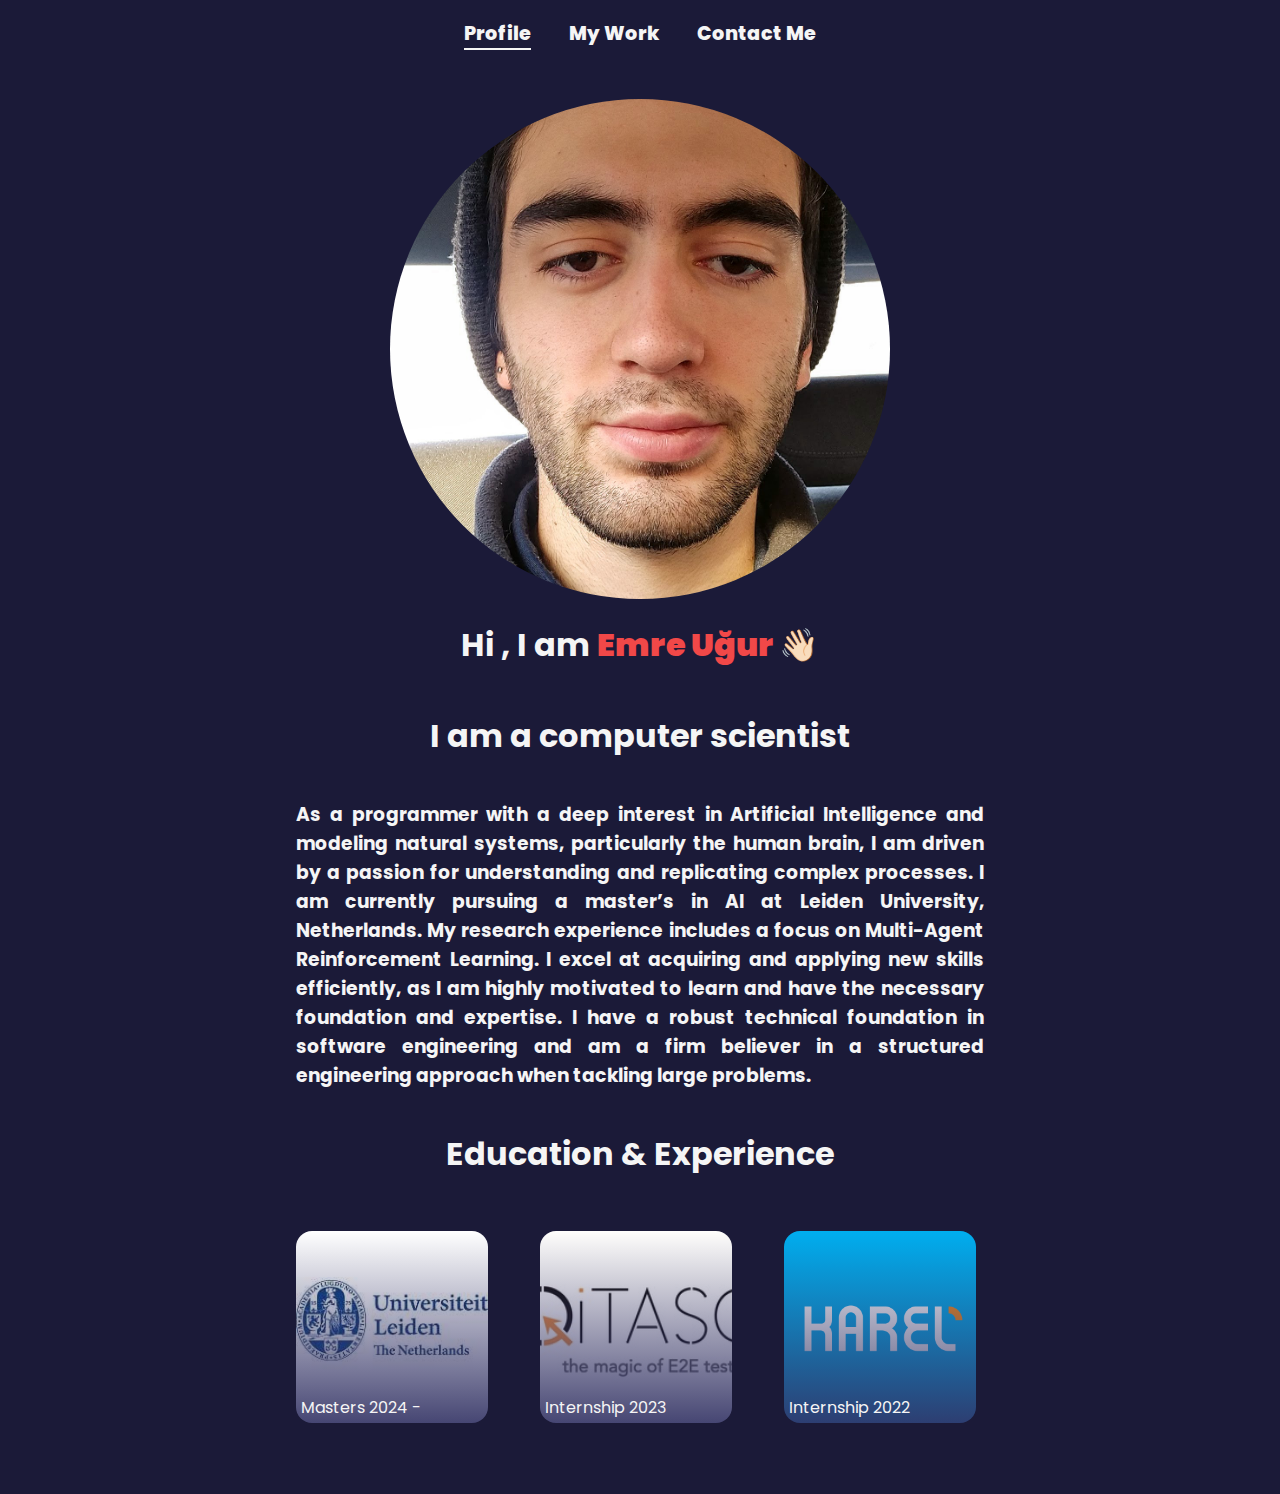
<file: index.html>
<!DOCTYPE html>
<html>

<head>
    <meta name="viewport" content="width=device-width, user-scalable=no">
    <link rel="stylesheet" href="styles/profile.css">
    <link rel="stylesheet" href="styles/nav.css">
    <link rel="preconnect" href="https://fonts.googleapis.com">
    <link rel="preconnect" href="https://fonts.gstatic.com" crossorigin>
    <link href="https://fonts.googleapis.com/css2?family=Poppins&display=swap" rel="stylesheet">
</head>

<body>
    <nav>
        <div class="nav-container">
            <a href="#" class="nav-item current">Profile</a>
            <a href="/my-work.html" class="nav-item">My Work</a>
            <a href="/contact.html" class="nav-item">Contact Me</a>
        </div>
    </nav>
    <section>
        <div class="profile-info">
            <div class="profile-avatar"></div>
            <h1 class="greeting">Hi , I am <span class="name">Emre Uğur 👋🏻</span></h1>
            <h1>I am a <span class="animate">computer scientist</span> </h1>

            <h3 class="about-me">
                As a programmer with a deep interest in Artificial Intelligence and modeling natural systems, particularly the human brain, I am driven by a passion for understanding and replicating complex processes. I am currently pursuing a master’s in AI at Leiden University, Netherlands. My research experience includes a focus on Multi-Agent Reinforcement Learning. I excel at acquiring and applying new skills efficiently, as I am highly motivated to learn and have the necessary foundation and expertise. I have a robust technical foundation in software engineering and am a firm believer in a structured engineering approach when tackling large problems.</h2>
                <h1>Education & Experience</h1>
                <div class="experience-container">
                    <div class="experience-card Leiden">
                        <p class="experience-info
                        ">Masters 2024 - </p>
                    </div>
                    <div class="experience-card QITASC">
                        <p class="experience-info">
                            Internship 2023
                        </p>
                    </div>
                    <div class="experience-card Karel">
                        <p class="experience-info">
                            Internship 2022
                        </p>
                    </div>
                    <div class="experience-card Bilkent">
                        <p class="experience-info
                        ">Bachelors 2020-2024</p>
                    </div>
                    <div class="experience-card TED">
                        <p class="experience-info
                        ">High School 2016-2020</p>
                    </div>

                    
                    
                    
                </div>

        </div>
    </section>


</body>

</html>
</file>
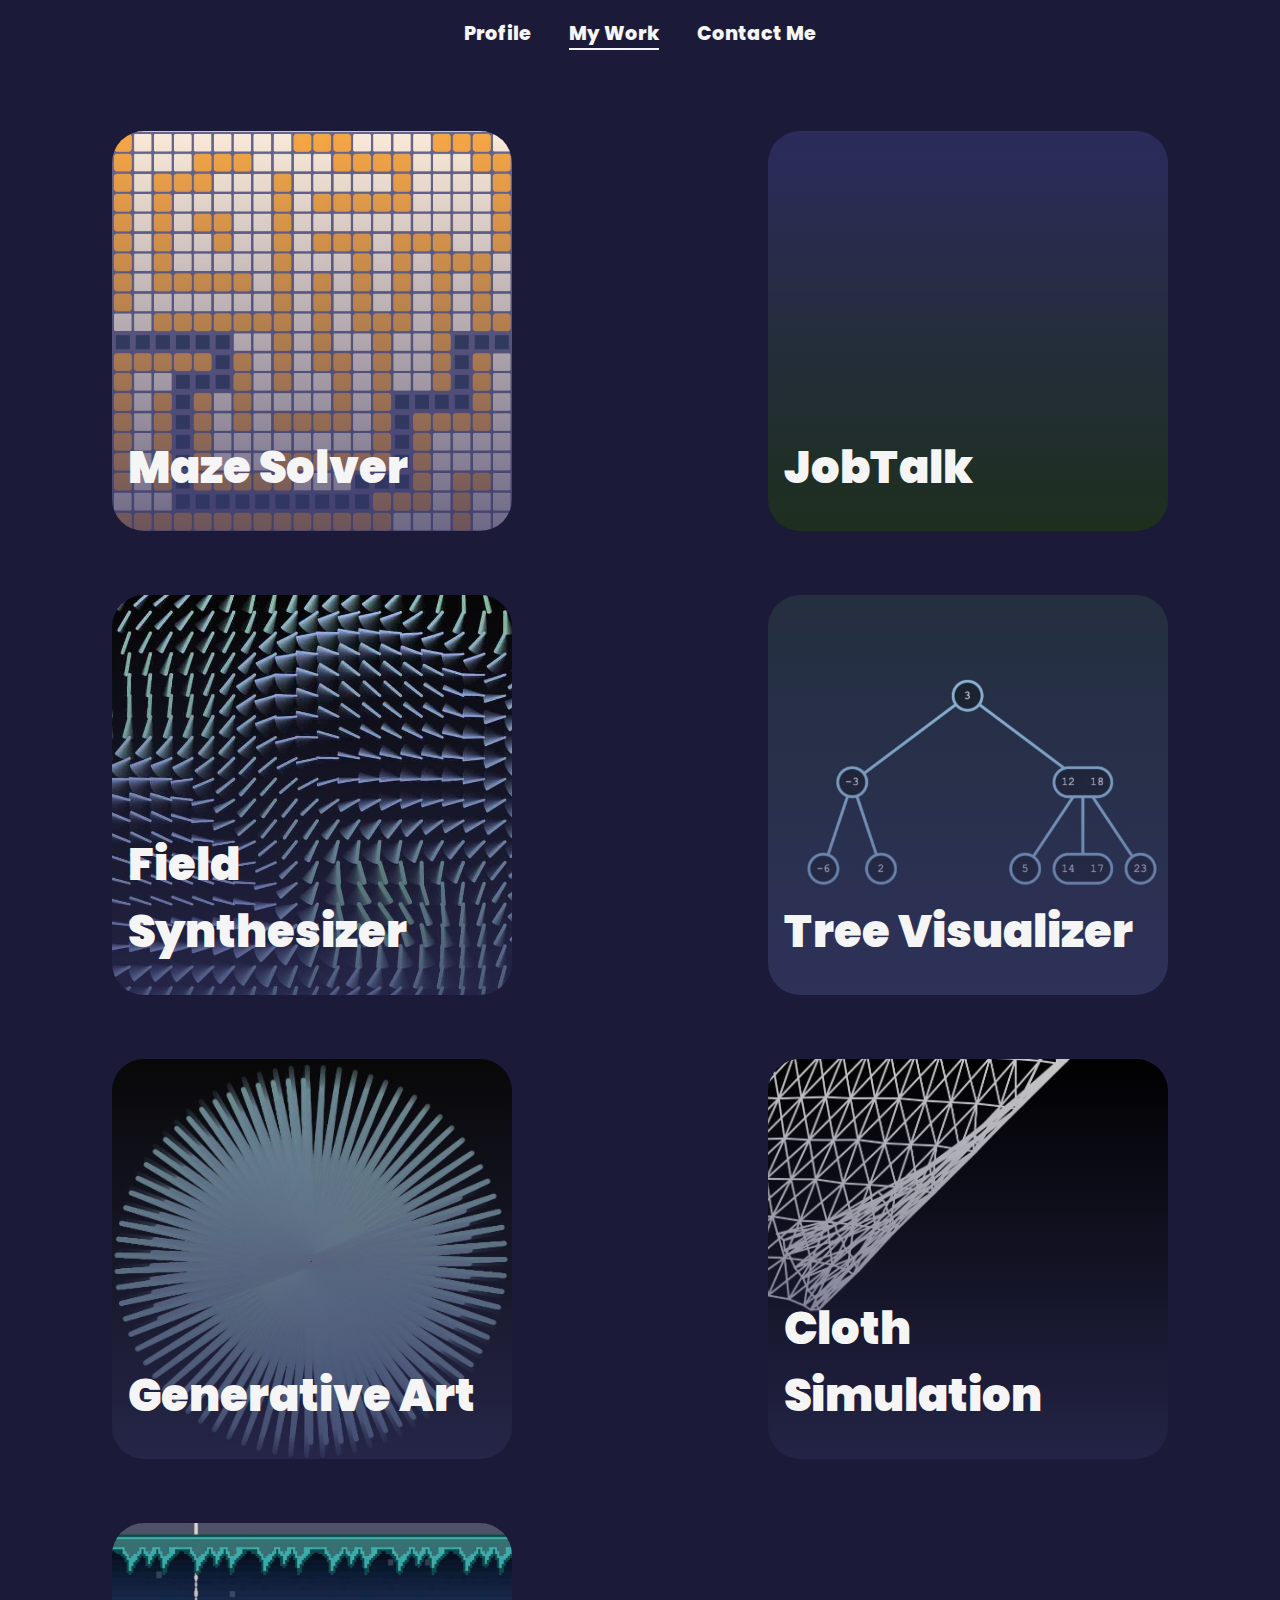
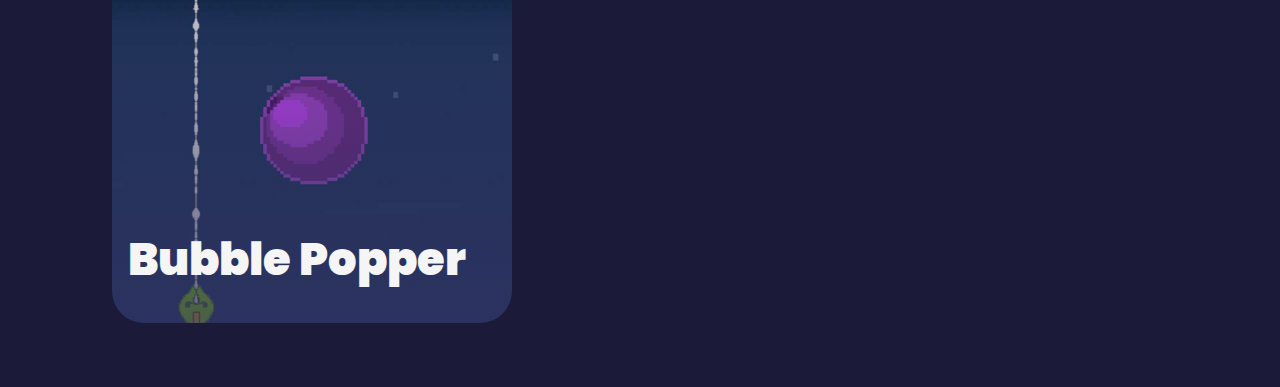
<file: my-work.html>
<!DOCTYPE html>
<html>

<head>
  <meta name="viewport" content="width=device-width, user-scalable=no">
  <link rel="stylesheet" href="styles/my-work.css">
  <link rel="stylesheet" href="styles/nav.css">
  <link rel="preconnect" href="https://fonts.googleapis.com"> 
<link rel="preconnect" href="https://fonts.gstatic.com" crossorigin> 
<link href="https://fonts.googleapis.com/css2?family=Poppins&display=swap" rel="stylesheet">
</head>

<body>
  <nav>
    <div class="nav-container">
      <a href="/" class="nav-item" >Profile</a>
      <a href="#" class="nav-item current" >My Work</a>
      <a href="/contact.html" class="nav-item" >Contact Me</a>
    </div>
  </nav>
  <section class="card-container">
    <a class="card maze"
      href="https://mazehost.web.app">
      <h1 class="card-content">Maze Solver</h1>
    </a>
    <a class="card jobtalk"
      href="https://github.com/Emruur/CS491Research/blob/main/JobTalkResearch-2.pdf">
      <h1 class="card-content">JobTalk</h1>
    </a>
    <a class="card field" href="https://emruur.github.io/Field-Synthesizer">
      <h1 class="card-content">Field Synthesizer</h1>
    </a>
    <a class="card tree" href="https://emruur.github.io/TreeVisualizer/">
      <h1 class="card-content">Tree Visualizer</h1>
    </a>
    <a class="card gen-art" href="https://emruur.github.io/perlin-generative-art/">
      <h1 class="card-content">Generative Art</h1>
    </a>
    <a class="card cloth" href="https://emruur.github.io/Cloth-Sim/">
      <h1 class="card-content">Cloth Simulation</h1>
    </a>
    <a class="card bubbles" href="https://github.com/Emruur/Bubbles">
      <h1 class="card-content">Bubble Popper</h1>
    </a>
    
  </section>


</body>

</html>
</file>
<file: styles/profile.css>
.profile-avatar{
    width: min(500px, 85%);
    aspect-ratio: 1;
    border-radius: 100%;
    background-image: url("../assets/profile-avatart.jpg");
    background-position: center center;
    background-repeat: no-repeat;
    background-size: cover;
}

.profile-info{
    margin: 2rem;
    display: flex;
    flex-direction: column;
    align-items: center;
}
.greeting{
    font-size: xx-large;
}

.name{
    color: rgb(241, 72, 72);
    font-weight: bolder;
    
}

.about-me{
    max-width: 43rem;
    text-align: justify;
}

.experience-card{
    height: 12rem;
    width: 12rem;

    margin-right: 3rem;
    display: inline-block;
    border-radius: 1rem;
    background-position: center;
    background-size: cover;
    position: relative;
}

.experience-container{
    width: min(43rem, 95%);
    overflow-x: auto;
    white-space: nowrap;
    margin-inline:2rem;
    padding-top: 2rem;
    padding-bottom: 2rem;

}

::-webkit-scrollbar{
    height: 6px;
    width: 6px;

}
::-webkit-scrollbar-thumb:horizontal{
    background: rgb(242,72,72);
    border-radius: 10px;
}

.TED{
    background-image: linear-gradient(
        rgba(0, 0, 0, 0), 
        rgba(50, 50, 100, 0.9)
      ),url("../assets/ted.jpeg");
}

.Bilkent{
    background-image:linear-gradient(
        rgba(0, 0, 0, 0), 
        rgba(50, 50, 100, 0.9)
      ), url("../assets/bilkent.jpeg");
}

.Karel{
    background-image:linear-gradient(
        rgba(0, 0, 0, 0), 
        rgba(50, 50, 100, 0.9)
      ), url("../assets/karel.webp");
}
.Leiden{
    background-image:linear-gradient(
        rgba(0, 0, 0, 0), 
        rgba(50, 50, 100, 0.9)
      ), url("../assets/leiden.jpeg");
}

.QITASC{
    background-image:linear-gradient(
        rgba(0, 0, 0, 0), 
        rgba(50, 50, 100, 0.9)
      ), url("../assets/qitasc.jpeg");  
}

.Sadeceon{
    background-image:linear-gradient(
        rgba(0, 0, 0, 0), 
        rgba(50, 50, 100, 0.9)
      ), url("../assets/sadeceon.png");
}

.experience-info
{

    color: whitesmoke;
    position: absolute;
    bottom: 0.2rem;
    left: 0.3rem;
    font-size: medium;
    margin: 0;
}

.animate{
    animation: typewriter 4s steps(40) 1s 1 normal both,
    blinkTextCursor 500ms steps(40) infinite normal;

    white-space: nowrap;
}

@keyframes typewriter{
    from{
        width:0;
    }
    to{
        width: 10em
    }
}

@keyframes blinkTextCursor {
    from{
        border-right-color: whitesmoke;
    }
    to{
        border-right-color: transparent;
    }
}
</file>
<file: styles/nav.css>
nav{
    display: flex;
    justify-content: center;
    align-items: center;
}


.nav-container{
    width: min(95%, 22rem);
    padding: 1.2rem;
    display: flex;
    justify-content: space-between;

}

.nav-item{
    font-size: 1.2rem;
    transition-duration: 100ms;
    font-weight: 800;
}

.current{
    text-decoration: underline;
    text-underline-offset: 0.5rem;
    text-decoration-thickness: 2px;
}

body{
    background-color: rgb(27, 26, 56);
    margin: 0;
    padding: 0;
    font-family: 'Poppins', sans-serif;
}
a{
    color: whitesmoke;
    text-decoration: none;
}

h1, h2, h3{
    color: whitesmoke;
}
</file>
<file: styles/my-work.css>
.card-container{
    display: grid;
    grid-template-columns: repeat(auto-fit,minmax(min(400px,80vw),1fr));
    gap: 4rem;
    align-items: center;
    justify-items: center;
    padding-block: 4rem;
    padding-inline: 1rem;
}

.card{
    height: min(400px,80vw);
    width: min(400px,80vw);
    background-color: rgb(11, 189, 189);
    border-radius: 2rem;
    position: relative;
    transition-duration: 200ms;
    background-size: cover;
    background-position: center;
}
.card:hover{
    transform: scale(1.05);
}


.card-content{
    position: absolute;
    bottom: 0;
    left: 1rem;
    color: whitesmoke;
    font-size: 2.8rem;
    font-weight: 900;
}
.maze{
    background-image: linear-gradient(
        rgba(0, 0, 0, 0), 
        rgba(50, 50, 100, 0.7)
      ), url("../assets/maze.jpg");

}
.tree{
    background-image: linear-gradient(
        rgba(0, 0, 0, 0), 
        rgba(50, 50, 100, 0.7)
      ), url("../assets/tree.jpg");
}
.gen-art{
    background-image: linear-gradient(
        rgba(0, 0, 0, 0), 
        rgba(50, 50, 100, 0.7)
      ), url("../assets/GenArt.jpg");
}
.cloth{
    background-image: linear-gradient(
        rgba(0, 0, 0, 0), 
        rgba(50, 50, 100, 0.7)
      ), url("../assets/cloth.jpg");
}
.bubbles{
    background-image: linear-gradient(
        rgba(0, 0, 0, 0), 
        rgba(50, 50, 100, 0.7)
      ), url("../assets/bubbles.jpg");
}

.field{
    background-image: linear-gradient(
        rgba(0, 0, 0, 0), 
        rgba(50, 50, 100, 0.7)
      ), url("../assets/field.jpg");
}

.jobtalk{
    background-image: linear-gradient(rgb(43, 43, 92), rgb(30, 47, 30));
}
</file>
